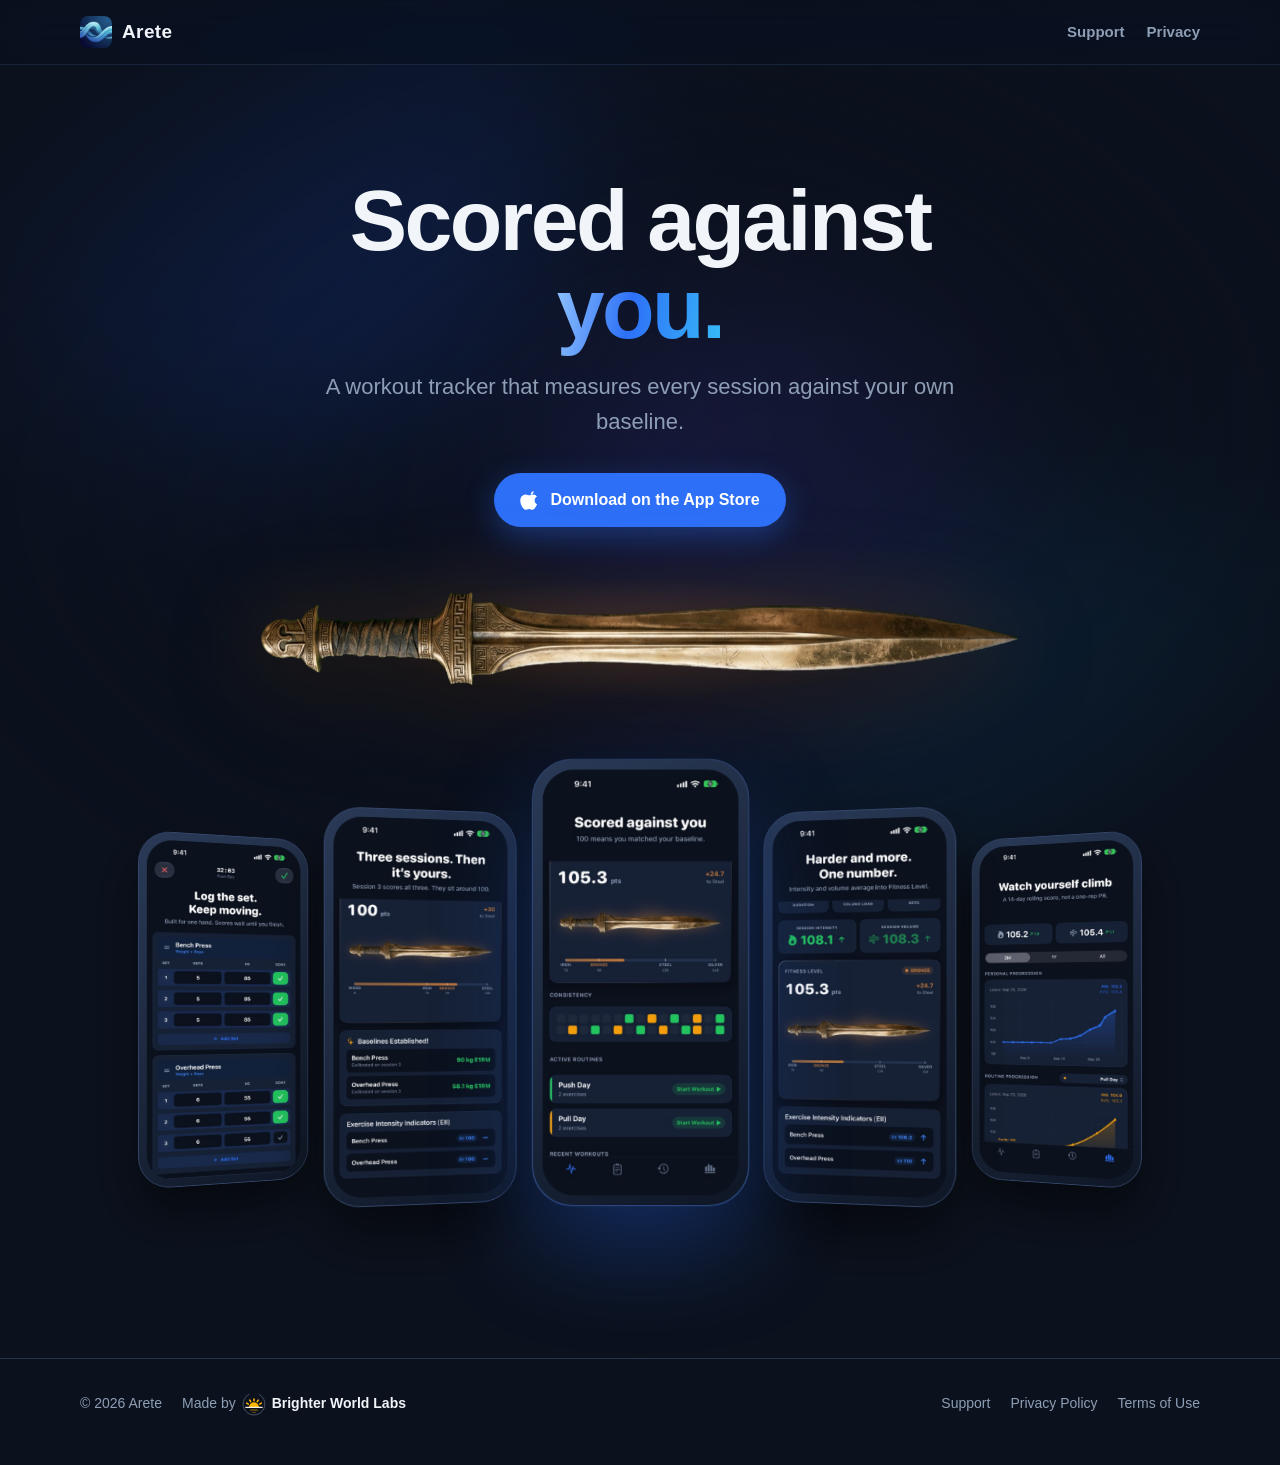
<file: index.html>
<!doctype html>
<html lang="en">
<head>
  <meta charset="utf-8">
  <meta name="viewport" content="width=device-width, initial-scale=1, viewport-fit=cover">
  <title>Arete: Workout Tracker</title>
  <meta name="description" content="A workout tracker that scores every session against your own baseline.">
  <meta name="theme-color" content="#0B111D">
  <meta name="apple-itunes-app" content="app-id=6811845817">
  <meta property="og:title" content="Arete: Workout Tracker">
  <meta property="og:description" content="Scored against you.">
  <meta property="og:image" content="01-promise.jpg">
  <meta property="og:type" content="website">
  <link rel="icon" type="image/png" href="favicon.png">
  <link rel="apple-touch-icon" href="apple-touch-icon.png">
  <link rel="stylesheet" href="style.css">
</head>
<body>
  <!-- Splash: the sword is forged left to right, then the name rises. Plays once per visit. -->
  <div class="splash" aria-hidden="true">
    <div class="splash-inner">
      <div class="splash-forge"><img class="splash-sword" src="bronze.png" alt=""></div>
      <div class="splash-word">ARETE</div>
    </div>
  </div>

  <div class="aurora" aria-hidden="true"><span></span><span></span><span></span></div>

  <header class="nav">
    <div class="wrap">
      <a class="brand" href="./"><img src="apple-touch-icon.png" alt="">Arete</a>
      <nav class="nav-links">
        <a href="support.html">Support</a>
        <a href="privacy.html">Privacy</a>
      </nav>
    </div>
  </header>

  <main>
    <section class="hero">
      <div class="wrap">
        <h1>Scored against<br><span class="grad">you.</span></h1>
        <p class="lead">A workout tracker that measures every session against your own baseline.</p>
        <div class="cta-row">
          <a class="btn" href="https://apps.apple.com/app/id6811845817">
            <svg viewBox="0 0 24 24" fill="currentColor" aria-hidden="true"><path d="M16.37 1.5c.1 1.03-.3 2.06-.9 2.8-.63.76-1.64 1.35-2.64 1.27-.12-1 .37-2.06.95-2.72.65-.75 1.75-1.32 2.59-1.35zM20.5 17.2c-.55 1.27-.82 1.84-1.53 2.96-.99 1.56-2.39 3.5-4.12 3.52-1.54.01-1.93-1-4.02-.99-2.08.01-2.51 1.01-4.05 1-1.73-.02-3.05-1.77-4.04-3.33C-.03 16.04-.32 11 1.44 8.33c1.25-1.9 3.22-3.01 5.07-3.01 1.89 0 3.08 1.04 4.64 1.04 1.52 0 2.44-1.04 4.62-1.04 1.65 0 3.4.9 4.64 2.45-4.08 2.24-3.42 8.07.09 9.43z"/></svg>
            Download on the App Store
          </a>
        </div>
        <div class="hero-sword">
          <img src="bronze.png" alt="">
        </div>
      </div>
    </section>

    <section id="screens" class="screens">
      <div class="gallery reveal">
        <div class="phone"><img src="02-logger.jpg" alt="Logging sets during a workout" decoding="async"></div>
        <div class="phone"><img src="03-baseline.jpg" alt="Baselines established after three sessions" decoding="async"></div>
        <div class="phone"><img src="01-promise.jpg" alt="Fitness Level card with the Bronze sword" decoding="async"></div>
        <div class="phone"><img src="04-one-number.jpg" alt="Session intensity and volume summary" decoding="async"></div>
        <div class="phone"><img src="05-climb.jpg" alt="Progress charts over time" decoding="async"></div>
      </div>
    </section>
  </main>

  <footer>
    <div class="wrap">
      <div class="footer-left">
        <span>© <span data-year>2026</span> Arete</span>
        <a class="maker" href="https://ir-idler.github.io/brighter-world-labs/">
          Made by
          <svg viewBox="0 0 200 200" aria-hidden="true">
            <g fill="none" stroke-linecap="round">
              <path d="M136.6 31.1 A78 78 0 1 1 63.4 31.1" stroke="#4A5268" stroke-width="7"/>
              <path d="M64 124 A36 36 0 0 1 136 124 Z" fill="#FFB800" stroke="none"/>
              <g stroke="#FFB800" stroke-width="11">
                <line x1="59.3" y1="100.5" x2="48.0" y2="94.0"/><line x1="76.5" y1="83.3" x2="70.0" y2="72.0"/>
                <line x1="100" y1="77" x2="100" y2="64"/>
                <line x1="123.5" y1="83.3" x2="130.0" y2="72.0"/><line x1="140.7" y1="100.5" x2="152.0" y2="94.0"/>
              </g>
              <line x1="42" y1="124" x2="158" y2="124" stroke="#F6EFE2" stroke-width="10"/>
              <line x1="76" y1="143" x2="124" y2="143" stroke="#FFB800" stroke-width="6" opacity=".7"/>
              <line x1="88" y1="160" x2="112" y2="160" stroke="#FFB800" stroke-width="6" opacity=".4"/>
            </g>
          </svg>
          <span>Brighter World Labs</span>
        </a>
      </div>
      <nav>
        <a href="support.html">Support</a>
        <a href="privacy.html">Privacy Policy</a>
        <a href="terms.html">Terms of Use</a>
      </nav>
    </div>
  </footer>

  <script src="main.js"></script>
</body>
</html>
</file>
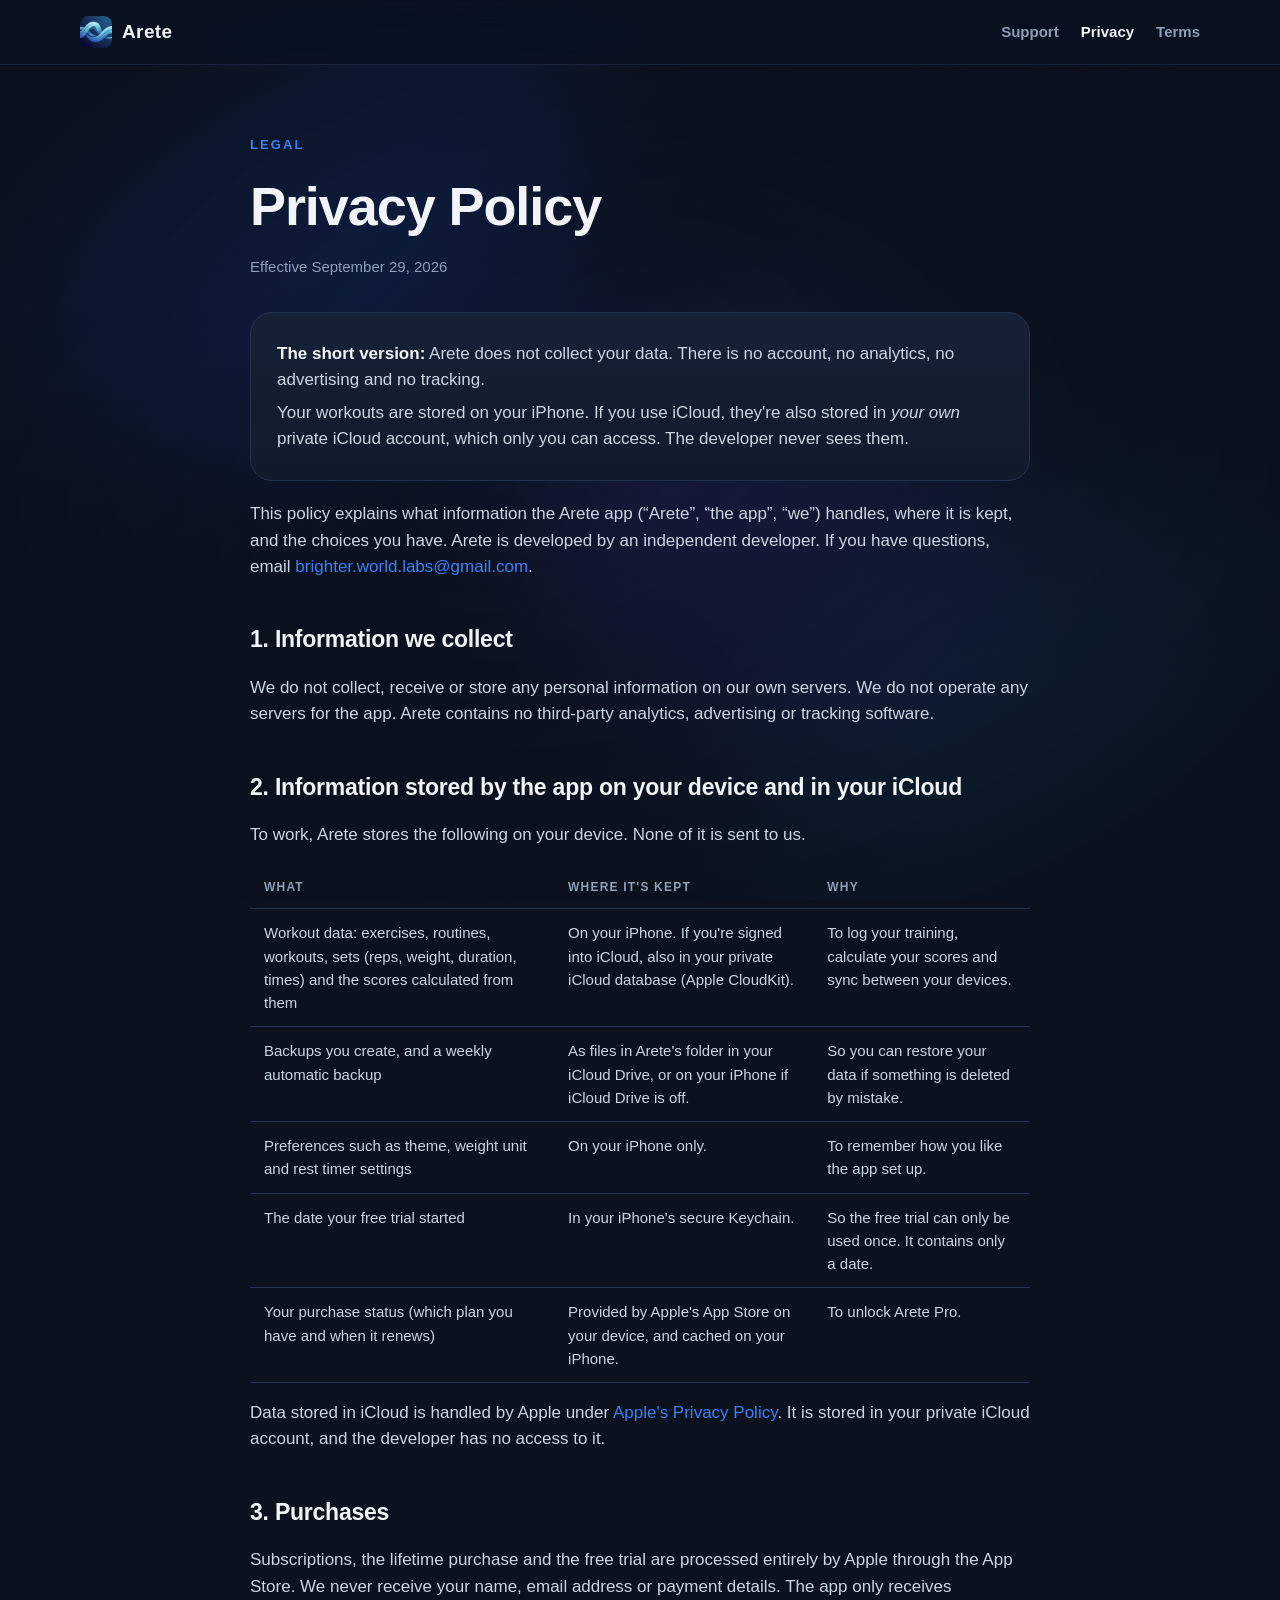
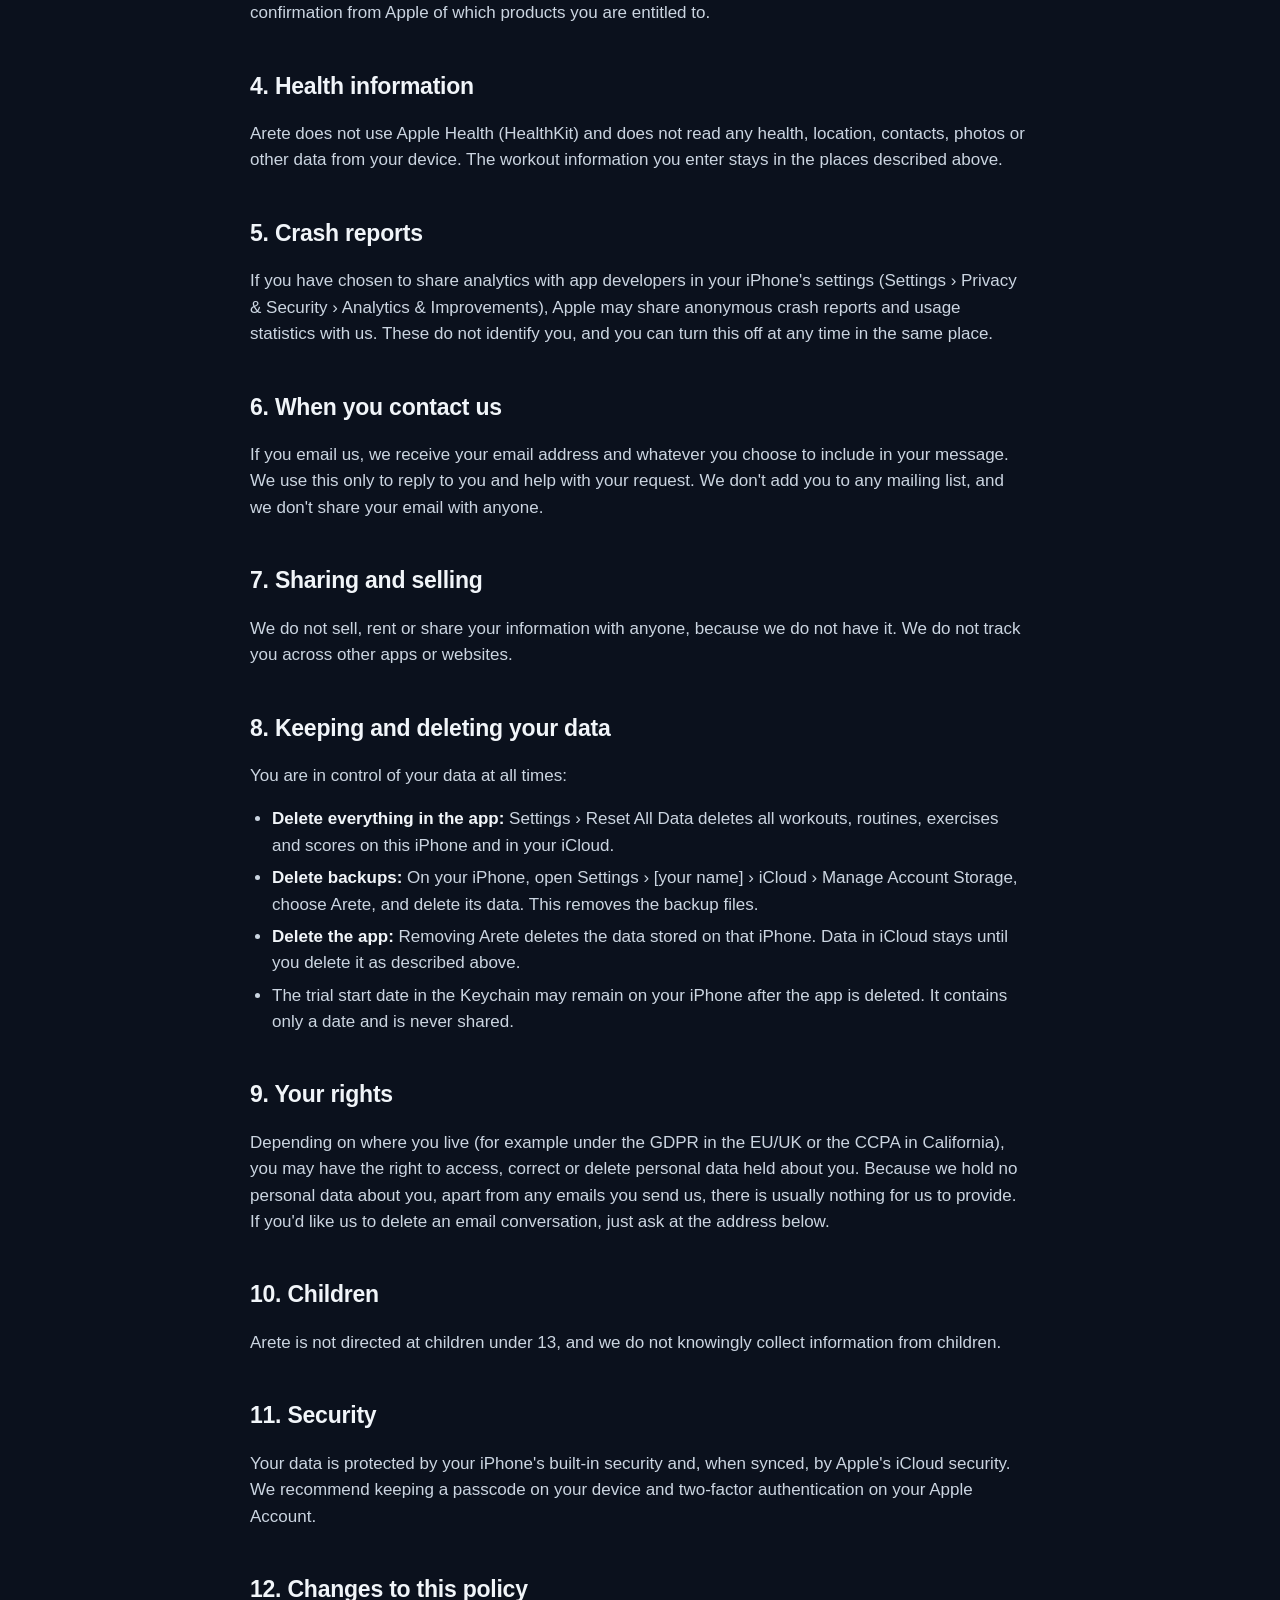
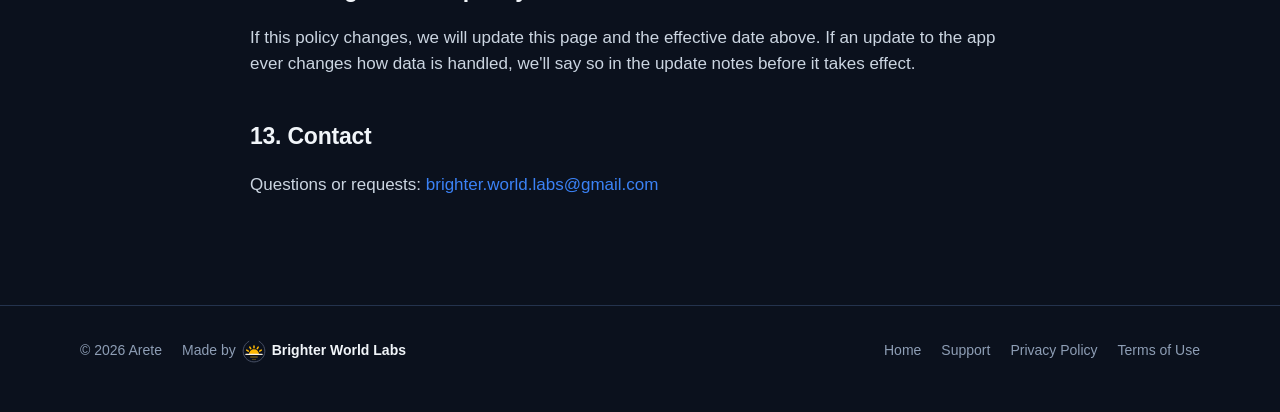
<file: privacy.html>
<!doctype html>
<html lang="en">
<head>
  <meta charset="utf-8">
  <meta name="viewport" content="width=device-width, initial-scale=1, viewport-fit=cover">
  <title>Privacy Policy · Arete</title>
  <meta name="description" content="Arete's privacy policy. Arete does not collect your data. Your workouts stay on your iPhone and in your own iCloud.">
  <meta name="theme-color" content="#0B111D">
  <link rel="icon" type="image/png" href="favicon.png">
  <link rel="apple-touch-icon" href="apple-touch-icon.png">
  <link rel="stylesheet" href="style.css">
</head>
<body>
  <div class="aurora" aria-hidden="true"><span></span><span></span><span></span></div>

  <header class="nav">
    <div class="wrap">
      <a class="brand" href="./"><img src="apple-touch-icon.png" alt="">Arete</a>
      <nav class="nav-links">
        <a href="support.html">Support</a>
        <a class="active" href="privacy.html">Privacy</a>
        <a href="terms.html">Terms</a>
      </nav>
    </div>
  </header>

  <main class="doc">
    <div class="wrap">
      <div class="kicker">Legal</div>
      <h1>Privacy Policy</h1>
      <div class="updated">Effective September 29, 2026</div>

      <div class="summary">
        <p><strong>The short version:</strong> Arete does not collect your data. There is no account, no analytics, no advertising and no tracking.</p>
        <p>Your workouts are stored on your iPhone. If you use iCloud, they're also stored in <em>your own</em> private iCloud account, which only you can access. The developer never sees them.</p>
      </div>

      <p>This policy explains what information the Arete app (“Arete”, “the app”, “we”) handles, where it is kept, and the choices you have. Arete is developed by an independent developer. If you have questions, email <a href="mailto:brighter.world.labs@gmail.com">brighter.world.labs@gmail.com</a>.</p>

      <h2>1. Information we collect</h2>
      <p>We do not collect, receive or store any personal information on our own servers. We do not operate any servers for the app. Arete contains no third-party analytics, advertising or tracking software.</p>

      <h2>2. Information stored by the app on your device and in your iCloud</h2>
      <p>To work, Arete stores the following on your device. None of it is sent to us.</p>
      <table>
        <thead>
          <tr><th>What</th><th>Where it's kept</th><th>Why</th></tr>
        </thead>
        <tbody>
          <tr>
            <td>Workout data: exercises, routines, workouts, sets (reps, weight, duration, times) and the scores calculated from them</td>
            <td>On your iPhone. If you're signed into iCloud, also in your private iCloud database (Apple CloudKit).</td>
            <td>To log your training, calculate your scores and sync between your devices.</td>
          </tr>
          <tr>
            <td>Backups you create, and a weekly automatic backup</td>
            <td>As files in Arete's folder in your iCloud Drive, or on your iPhone if iCloud Drive is off.</td>
            <td>So you can restore your data if something is deleted by mistake.</td>
          </tr>
          <tr>
            <td>Preferences such as theme, weight unit and rest timer settings</td>
            <td>On your iPhone only.</td>
            <td>To remember how you like the app set up.</td>
          </tr>
          <tr>
            <td>The date your free trial started</td>
            <td>In your iPhone's secure Keychain.</td>
            <td>So the free trial can only be used once. It contains only a date.</td>
          </tr>
          <tr>
            <td>Your purchase status (which plan you have and when it renews)</td>
            <td>Provided by Apple's App Store on your device, and cached on your iPhone.</td>
            <td>To unlock Arete Pro.</td>
          </tr>
        </tbody>
      </table>
      <p>Data stored in iCloud is handled by Apple under <a href="https://www.apple.com/legal/privacy/" rel="noopener">Apple's Privacy Policy</a>. It is stored in your private iCloud account, and the developer has no access to it.</p>

      <h2>3. Purchases</h2>
      <p>Subscriptions, the lifetime purchase and the free trial are processed entirely by Apple through the App Store. We never receive your name, email address or payment details. The app only receives confirmation from Apple of which products you are entitled to.</p>

      <h2>4. Health information</h2>
      <p>Arete does not use Apple Health (HealthKit) and does not read any health, location, contacts, photos or other data from your device. The workout information you enter stays in the places described above.</p>

      <h2>5. Crash reports</h2>
      <p>If you have chosen to share analytics with app developers in your iPhone's settings (Settings › Privacy &amp; Security › Analytics &amp; Improvements), Apple may share anonymous crash reports and usage statistics with us. These do not identify you, and you can turn this off at any time in the same place.</p>

      <h2>6. When you contact us</h2>
      <p>If you email us, we receive your email address and whatever you choose to include in your message. We use this only to reply to you and help with your request. We don't add you to any mailing list, and we don't share your email with anyone.</p>

      <h2>7. Sharing and selling</h2>
      <p>We do not sell, rent or share your information with anyone, because we do not have it. We do not track you across other apps or websites.</p>

      <h2>8. Keeping and deleting your data</h2>
      <p>You are in control of your data at all times:</p>
      <ul>
        <li><strong>Delete everything in the app:</strong> Settings › Reset All Data deletes all workouts, routines, exercises and scores on this iPhone and in your iCloud.</li>
        <li><strong>Delete backups:</strong> On your iPhone, open Settings › [your name] › iCloud › Manage Account Storage, choose Arete, and delete its data. This removes the backup files.</li>
        <li><strong>Delete the app:</strong> Removing Arete deletes the data stored on that iPhone. Data in iCloud stays until you delete it as described above.</li>
        <li>The trial start date in the Keychain may remain on your iPhone after the app is deleted. It contains only a date and is never shared.</li>
      </ul>

      <h2>9. Your rights</h2>
      <p>Depending on where you live (for example under the GDPR in the EU/UK or the CCPA in California), you may have the right to access, correct or delete personal data held about you. Because we hold no personal data about you, apart from any emails you send us, there is usually nothing for us to provide. If you'd like us to delete an email conversation, just ask at the address below.</p>

      <h2>10. Children</h2>
      <p>Arete is not directed at children under 13, and we do not knowingly collect information from children.</p>

      <h2>11. Security</h2>
      <p>Your data is protected by your iPhone's built-in security and, when synced, by Apple's iCloud security. We recommend keeping a passcode on your device and two-factor authentication on your Apple Account.</p>

      <h2>12. Changes to this policy</h2>
      <p>If this policy changes, we will update this page and the effective date above. If an update to the app ever changes how data is handled, we'll say so in the update notes before it takes effect.</p>

      <h2>13. Contact</h2>
      <p>Questions or requests: <a href="mailto:brighter.world.labs@gmail.com">brighter.world.labs@gmail.com</a></p>
    </div>
  </main>

  <footer>
    <div class="wrap">
      <div class="footer-left">
        <span>© <span data-year>2026</span> Arete</span>
        <a class="maker" href="https://ir-idler.github.io/brighter-world-labs/">
          Made by
          <svg viewBox="0 0 200 200" aria-hidden="true">
            <g fill="none" stroke-linecap="round">
              <path d="M136.6 31.1 A78 78 0 1 1 63.4 31.1" stroke="#4A5268" stroke-width="7"/>
              <path d="M64 124 A36 36 0 0 1 136 124 Z" fill="#FFB800" stroke="none"/>
              <g stroke="#FFB800" stroke-width="11">
                <line x1="59.3" y1="100.5" x2="48.0" y2="94.0"/><line x1="76.5" y1="83.3" x2="70.0" y2="72.0"/>
                <line x1="100" y1="77" x2="100" y2="64"/>
                <line x1="123.5" y1="83.3" x2="130.0" y2="72.0"/><line x1="140.7" y1="100.5" x2="152.0" y2="94.0"/>
              </g>
              <line x1="42" y1="124" x2="158" y2="124" stroke="#F6EFE2" stroke-width="10"/>
              <line x1="76" y1="143" x2="124" y2="143" stroke="#FFB800" stroke-width="6" opacity=".7"/>
              <line x1="88" y1="160" x2="112" y2="160" stroke="#FFB800" stroke-width="6" opacity=".4"/>
            </g>
          </svg>
          <span>Brighter World Labs</span>
        </a>
      </div>
      <nav>
        <a href="./">Home</a>
        <a href="support.html">Support</a>
        <a href="privacy.html">Privacy Policy</a>
        <a href="terms.html">Terms of Use</a>
      </nav>
    </div>
  </footer>
  <script src="main.js"></script>
</body>
</html>
</file>
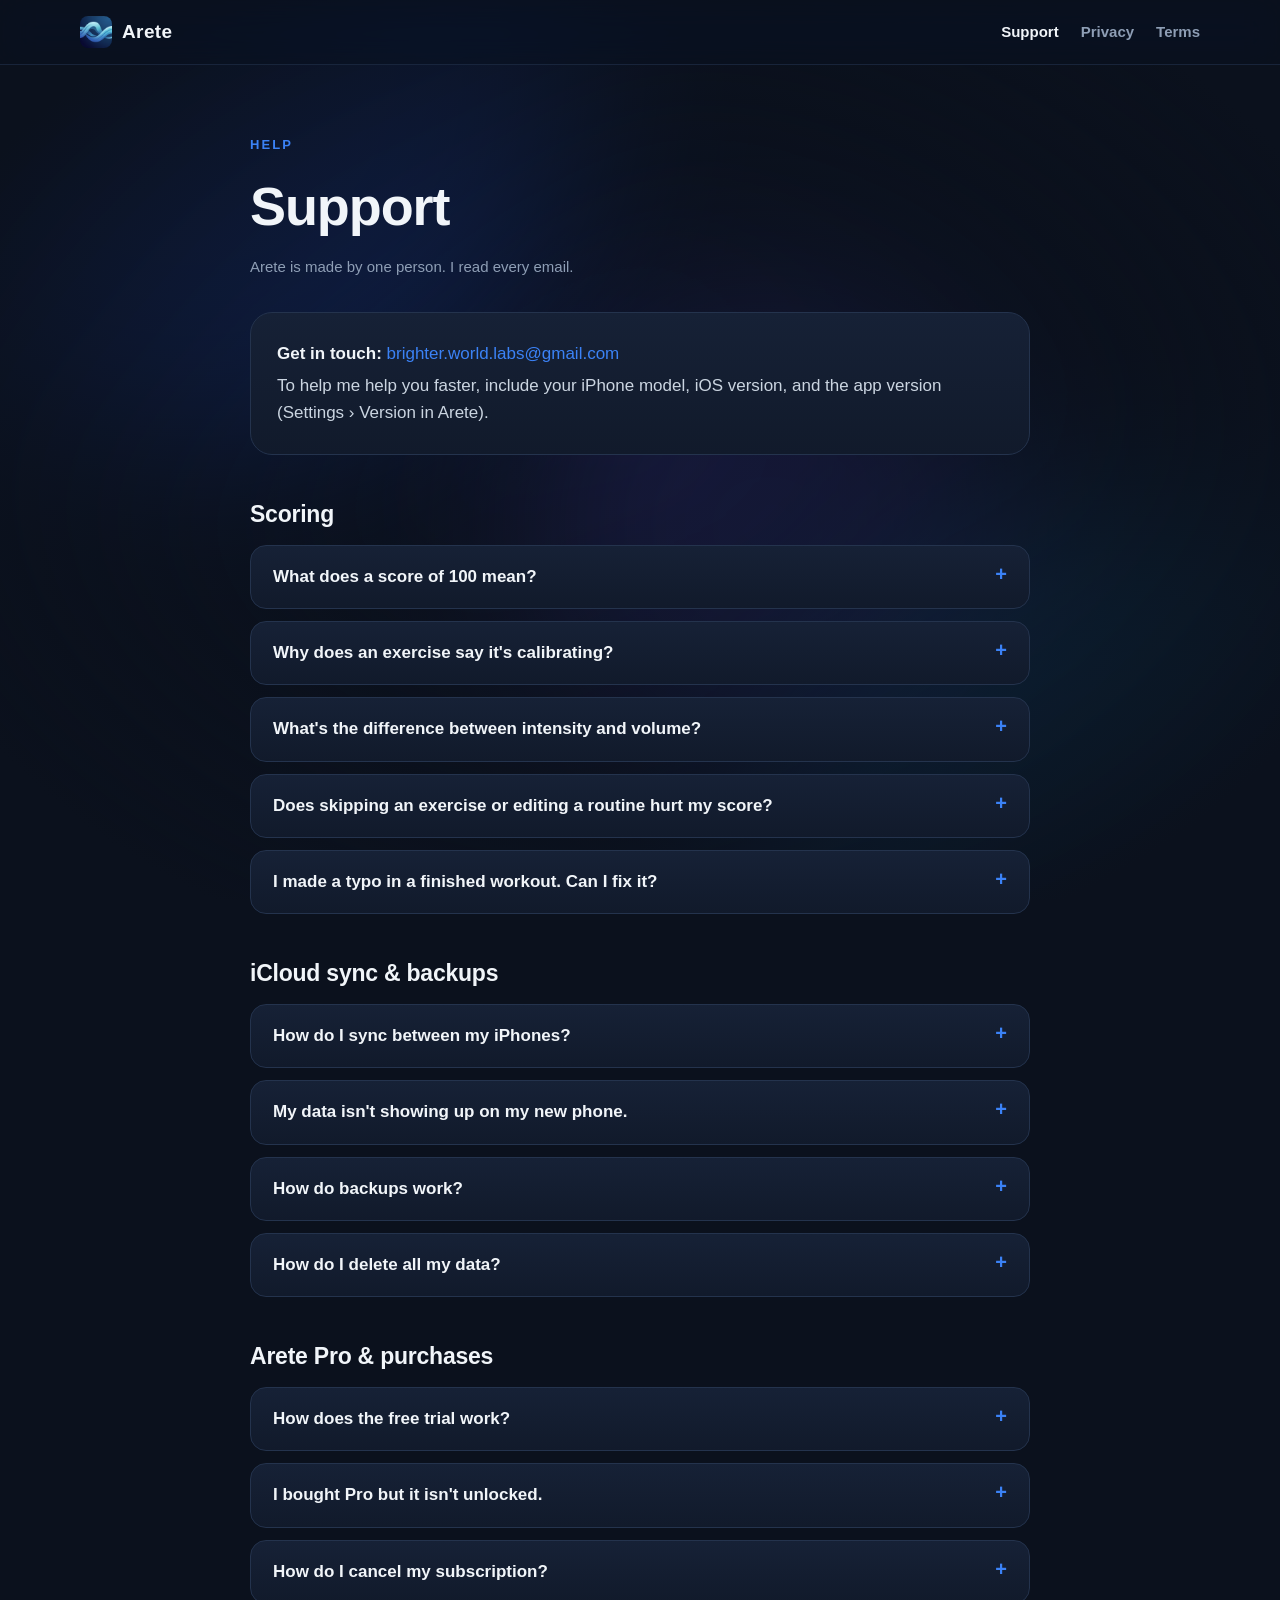
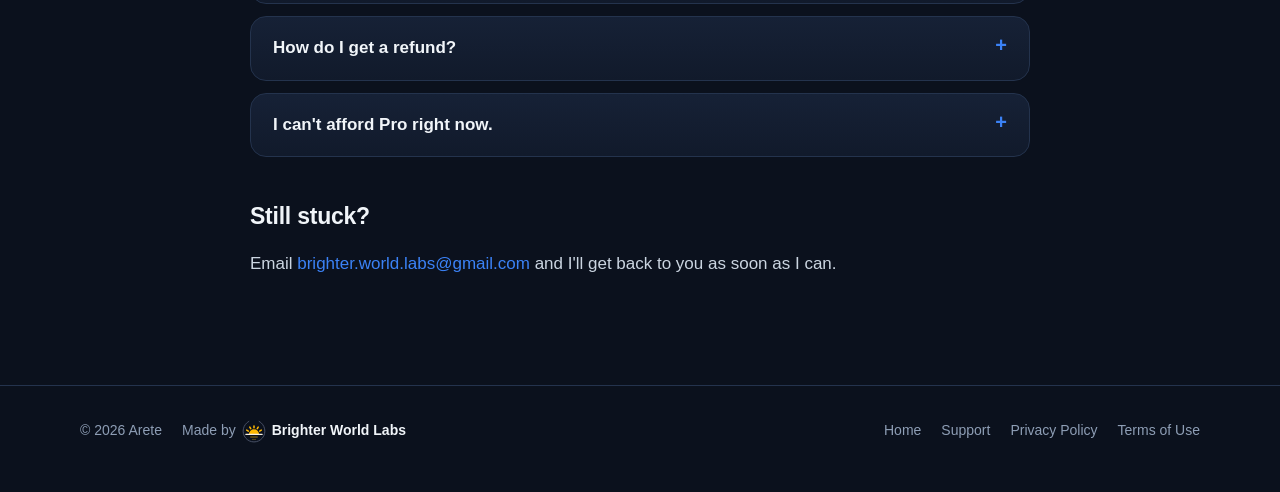
<file: support.html>
<!doctype html>
<html lang="en">
<head>
  <meta charset="utf-8">
  <meta name="viewport" content="width=device-width, initial-scale=1, viewport-fit=cover">
  <title>Support · Arete</title>
  <meta name="description" content="Help with Arete: scoring, iCloud sync, backups, purchases and more.">
  <meta name="theme-color" content="#0B111D">
  <link rel="icon" type="image/png" href="favicon.png">
  <link rel="apple-touch-icon" href="apple-touch-icon.png">
  <link rel="stylesheet" href="style.css">
</head>
<body>
  <div class="aurora" aria-hidden="true"><span></span><span></span><span></span></div>

  <header class="nav">
    <div class="wrap">
      <a class="brand" href="./"><img src="apple-touch-icon.png" alt="">Arete</a>
      <nav class="nav-links">
        <a class="active" href="support.html">Support</a>
        <a href="privacy.html">Privacy</a>
        <a href="terms.html">Terms</a>
      </nav>
    </div>
  </header>

  <main class="doc">
    <div class="wrap">
      <div class="kicker">Help</div>
      <h1>Support</h1>
      <div class="updated">Arete is made by one person. I read every email.</div>

      <div class="summary">
        <p><strong>Get in touch:</strong> <a href="mailto:brighter.world.labs@gmail.com?subject=Arete%20Support">brighter.world.labs@gmail.com</a></p>
        <p>To help me help you faster, include your iPhone model, iOS version, and the app version (Settings › Version in Arete).</p>
      </div>

      <h2>Scoring</h2>
      <details class="faq">
        <summary>What does a score of 100 mean?</summary>
        <p>100 means you matched your own baseline. 110 means you did 10% better than your baseline, 95 means 5% below. Every score in Arete is measured against you, never against other people.</p>
      </details>
      <details class="faq">
        <summary>Why does an exercise say it's calibrating?</summary>
        <p>Each exercise needs three sessions to set its baseline. On the third session the baseline is fixed, and all three sessions are scored at once. Until then the exercise shows an hourglass.</p>
      </details>
      <details class="faq">
        <summary>What's the difference between intensity and volume?</summary>
        <p>Intensity is how hard your best set was: your estimated one-rep max, your reps, or your time. Volume is how much work you did in total. Your Fitness Level is the average of your 14-day intensity and volume scores.</p>
      </details>
      <details class="faq">
        <summary>Does skipping an exercise or editing a routine hurt my score?</summary>
        <p>No. A skipped exercise simply isn't counted. Adding, removing, reordering or renaming exercises in a routine never changes your scores.</p>
      </details>
      <details class="faq">
        <summary>I made a typo in a finished workout. Can I fix it?</summary>
        <p>Yes. Open the workout in History and edit the set. Scores are recalculated automatically. You can also delete a workout, which recalculates everything after it.</p>
      </details>

      <h2>iCloud sync &amp; backups</h2>
      <details class="faq">
        <summary>How do I sync between my iPhones?</summary>
        <p>Sign into the same Apple Account on both phones with iCloud turned on, then open Arete on both. Sync runs through your private iCloud. It can take a few minutes, especially the first time or on cellular data. Keep the app open on both phones for a moment after a change.</p>
      </details>
      <details class="faq">
        <summary>My data isn't showing up on my new phone.</summary>
        <p>Check that iCloud is on for your Apple Account and that Arete is allowed to use cellular data (Settings › Arete). Open Arete and give it a few minutes on Wi-Fi. In Arete's Settings, the iCloud section shows the latest sync status.</p>
      </details>
      <details class="faq">
        <summary>How do backups work?</summary>
        <p>In Settings › Backups you have two manual backup slots and one automatic weekly backup, stored in your iCloud Drive. Resetting all data also saves a backup first if you choose. Restoring a backup replaces everything currently in the app with that backup.</p>
      </details>
      <details class="faq">
        <summary>How do I delete all my data?</summary>
        <p>In Arete, go to Settings › Reset All Data. This deletes your workouts, routines and scores on this iPhone and in iCloud. See the <a href="privacy.html">Privacy Policy</a> for how to remove backup files too.</p>
      </details>

      <h2>Arete Pro &amp; purchases</h2>
      <details class="faq">
        <summary>How does the free trial work?</summary>
        <p>The 30-day trial is free and doesn't renew into a paid plan. The 30 days start with your first workout after you start the trial. When it ends, Pro stays unlocked until you finish your next workout.</p>
      </details>
      <details class="faq">
        <summary>I bought Pro but it isn't unlocked.</summary>
        <p>Open Settings in Arete and tap Restore Purchases, making sure you're signed into the same Apple Account you bought it with. If it still doesn't unlock, email me and I'll sort it out.</p>
      </details>
      <details class="faq">
        <summary>How do I cancel my subscription?</summary>
        <p>On your iPhone, open Settings › [your name] › Subscriptions, choose Arete, and tap Cancel. You keep Pro until the end of the period you've paid for.</p>
      </details>
      <details class="faq">
        <summary>How do I get a refund?</summary>
        <p>Purchases are handled by Apple, so refunds are requested through Apple at <a href="https://reportaproblem.apple.com" rel="noopener">reportaproblem.apple.com</a>.</p>
      </details>
      <details class="faq">
        <summary>I can't afford Pro right now.</summary>
        <p>That's completely okay. Email me and I'll send you a code for a 3-month trial.</p>
      </details>

      <h2>Still stuck?</h2>
      <p>Email <a href="mailto:brighter.world.labs@gmail.com?subject=Arete%20Support">brighter.world.labs@gmail.com</a> and I'll get back to you as soon as I can.</p>
    </div>
  </main>

  <footer>
    <div class="wrap">
      <div class="footer-left">
        <span>© <span data-year>2026</span> Arete</span>
        <a class="maker" href="https://ir-idler.github.io/brighter-world-labs/">
          Made by
          <svg viewBox="0 0 200 200" aria-hidden="true">
            <g fill="none" stroke-linecap="round">
              <path d="M136.6 31.1 A78 78 0 1 1 63.4 31.1" stroke="#4A5268" stroke-width="7"/>
              <path d="M64 124 A36 36 0 0 1 136 124 Z" fill="#FFB800" stroke="none"/>
              <g stroke="#FFB800" stroke-width="11">
                <line x1="59.3" y1="100.5" x2="48.0" y2="94.0"/><line x1="76.5" y1="83.3" x2="70.0" y2="72.0"/>
                <line x1="100" y1="77" x2="100" y2="64"/>
                <line x1="123.5" y1="83.3" x2="130.0" y2="72.0"/><line x1="140.7" y1="100.5" x2="152.0" y2="94.0"/>
              </g>
              <line x1="42" y1="124" x2="158" y2="124" stroke="#F6EFE2" stroke-width="10"/>
              <line x1="76" y1="143" x2="124" y2="143" stroke="#FFB800" stroke-width="6" opacity=".7"/>
              <line x1="88" y1="160" x2="112" y2="160" stroke="#FFB800" stroke-width="6" opacity=".4"/>
            </g>
          </svg>
          <span>Brighter World Labs</span>
        </a>
      </div>
      <nav>
        <a href="./">Home</a>
        <a href="support.html">Support</a>
        <a href="privacy.html">Privacy Policy</a>
        <a href="terms.html">Terms of Use</a>
      </nav>
    </div>
  </footer>
  <script src="main.js"></script>
</body>
</html>
</file>
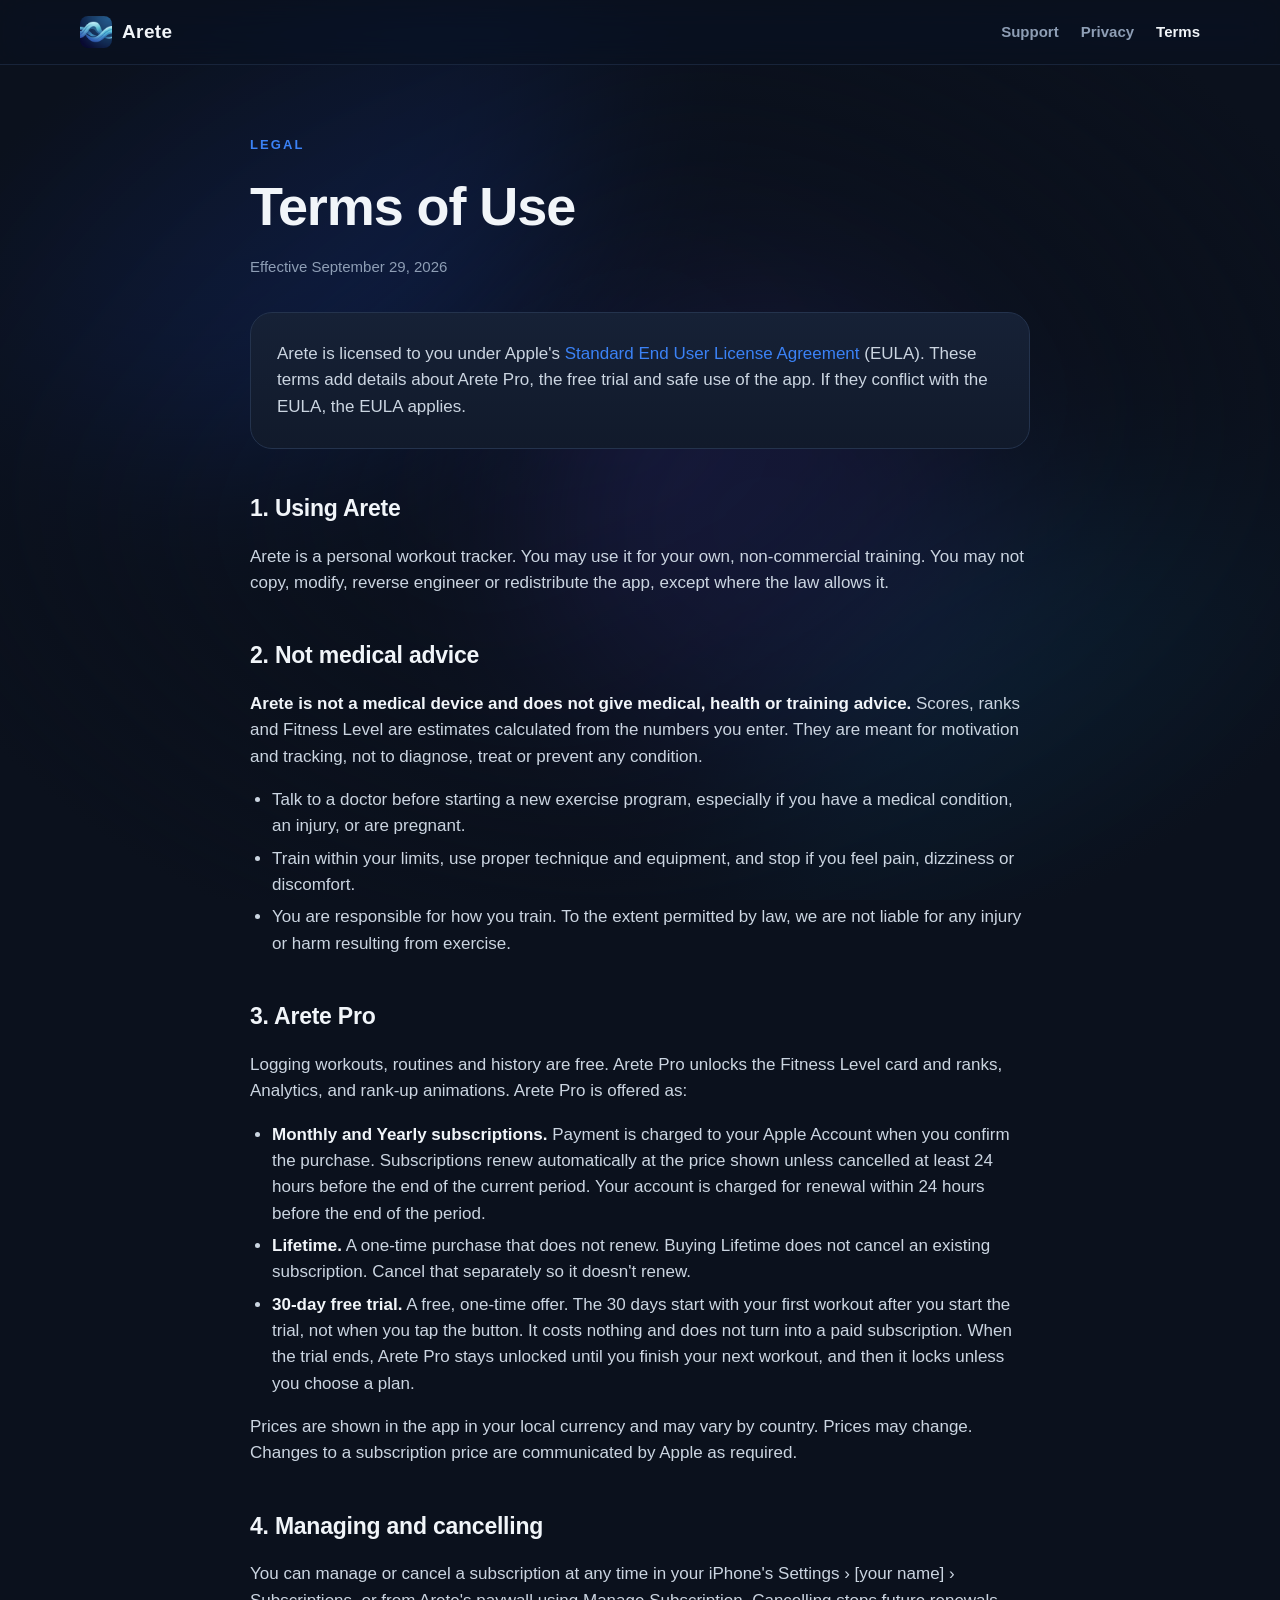
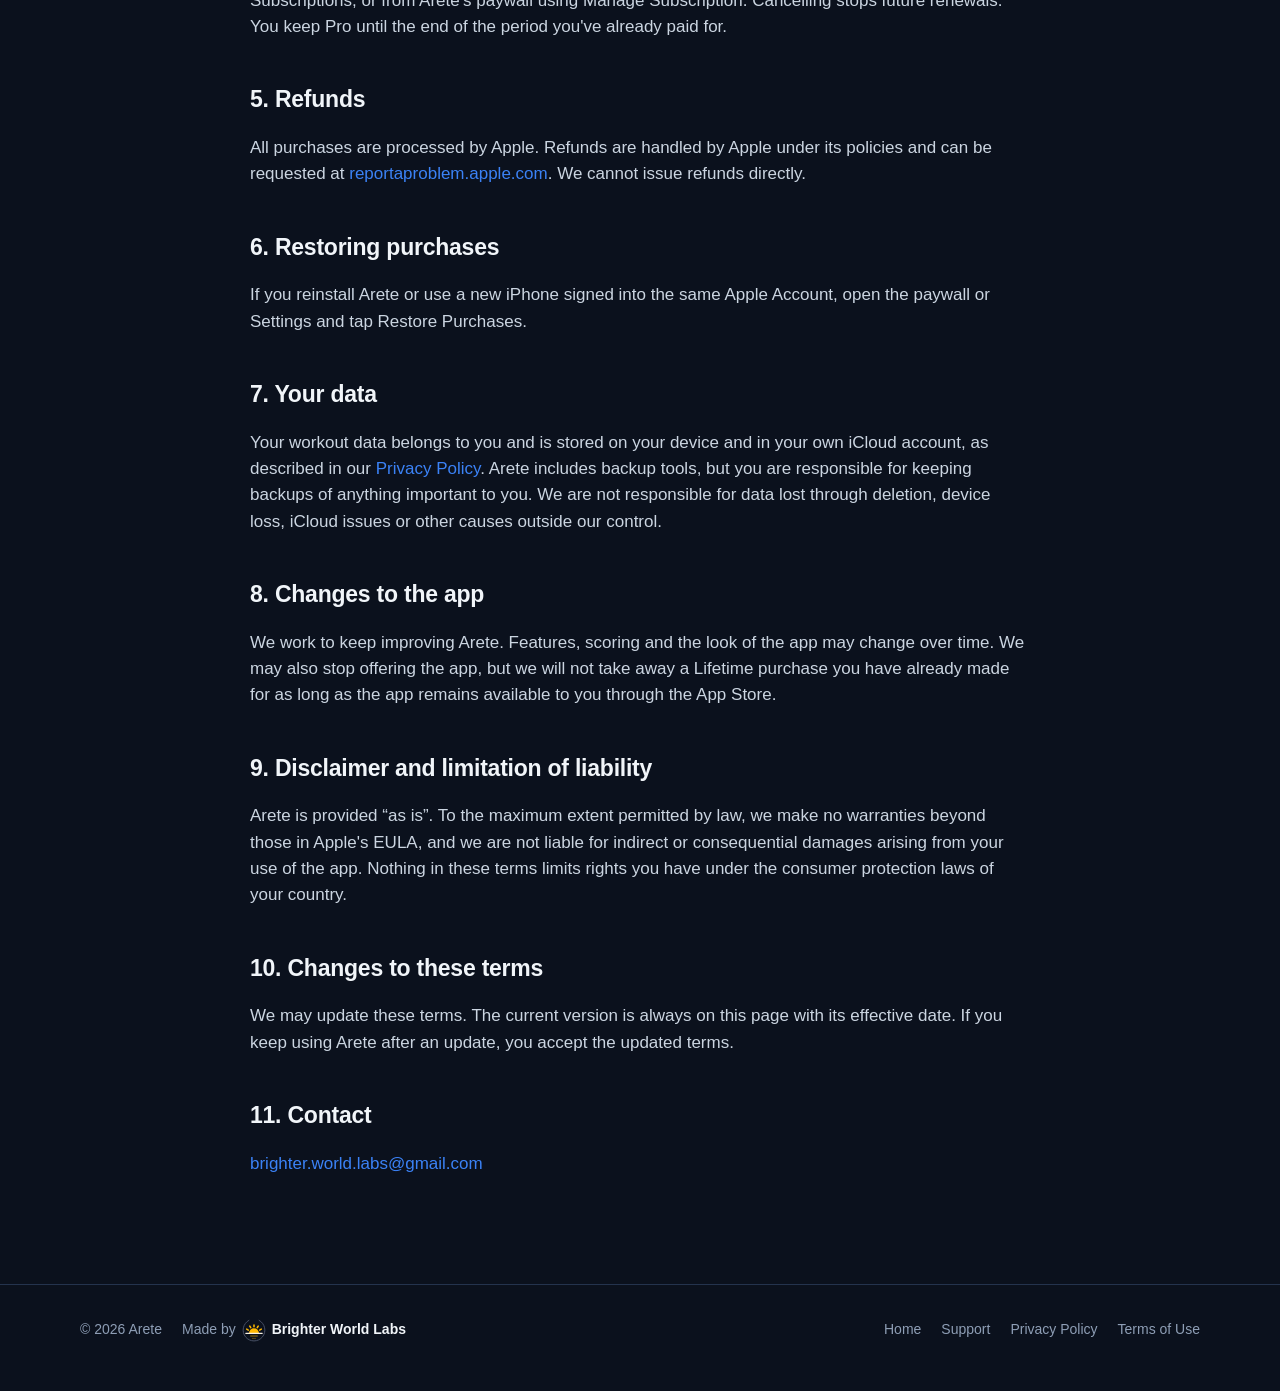
<file: terms.html>
<!doctype html>
<html lang="en">
<head>
  <meta charset="utf-8">
  <meta name="viewport" content="width=device-width, initial-scale=1, viewport-fit=cover">
  <title>Terms of Use · Arete</title>
  <meta name="description" content="Terms of Use for the Arete workout tracker, including subscriptions and the free trial.">
  <meta name="theme-color" content="#0B111D">
  <link rel="icon" type="image/png" href="favicon.png">
  <link rel="apple-touch-icon" href="apple-touch-icon.png">
  <link rel="stylesheet" href="style.css">
</head>
<body>
  <div class="aurora" aria-hidden="true"><span></span><span></span><span></span></div>

  <header class="nav">
    <div class="wrap">
      <a class="brand" href="./"><img src="apple-touch-icon.png" alt="">Arete</a>
      <nav class="nav-links">
        <a href="support.html">Support</a>
        <a href="privacy.html">Privacy</a>
        <a class="active" href="terms.html">Terms</a>
      </nav>
    </div>
  </header>

  <main class="doc">
    <div class="wrap">
      <div class="kicker">Legal</div>
      <h1>Terms of Use</h1>
      <div class="updated">Effective September 29, 2026</div>

      <div class="summary">
        <p>Arete is licensed to you under Apple's <a href="https://www.apple.com/legal/internet-services/itunes/dev/stdeula/" rel="noopener">Standard End User License Agreement</a> (EULA). These terms add details about Arete Pro, the free trial and safe use of the app. If they conflict with the EULA, the EULA applies.</p>
      </div>

      <h2>1. Using Arete</h2>
      <p>Arete is a personal workout tracker. You may use it for your own, non-commercial training. You may not copy, modify, reverse engineer or redistribute the app, except where the law allows it.</p>

      <h2>2. Not medical advice</h2>
      <p><strong>Arete is not a medical device and does not give medical, health or training advice.</strong> Scores, ranks and Fitness Level are estimates calculated from the numbers you enter. They are meant for motivation and tracking, not to diagnose, treat or prevent any condition.</p>
      <ul>
        <li>Talk to a doctor before starting a new exercise program, especially if you have a medical condition, an injury, or are pregnant.</li>
        <li>Train within your limits, use proper technique and equipment, and stop if you feel pain, dizziness or discomfort.</li>
        <li>You are responsible for how you train. To the extent permitted by law, we are not liable for any injury or harm resulting from exercise.</li>
      </ul>

      <h2>3. Arete Pro</h2>
      <p>Logging workouts, routines and history are free. Arete Pro unlocks the Fitness Level card and ranks, Analytics, and rank-up animations. Arete Pro is offered as:</p>
      <ul>
        <li><strong>Monthly and Yearly subscriptions.</strong> Payment is charged to your Apple Account when you confirm the purchase. Subscriptions renew automatically at the price shown unless cancelled at least 24 hours before the end of the current period. Your account is charged for renewal within 24 hours before the end of the period.</li>
        <li><strong>Lifetime.</strong> A one-time purchase that does not renew. Buying Lifetime does not cancel an existing subscription. Cancel that separately so it doesn't renew.</li>
        <li><strong>30-day free trial.</strong> A free, one-time offer. The 30 days start with your first workout after you start the trial, not when you tap the button. It costs nothing and does not turn into a paid subscription. When the trial ends, Arete Pro stays unlocked until you finish your next workout, and then it locks unless you choose a plan.</li>
      </ul>
      <p>Prices are shown in the app in your local currency and may vary by country. Prices may change. Changes to a subscription price are communicated by Apple as required.</p>

      <h2>4. Managing and cancelling</h2>
      <p>You can manage or cancel a subscription at any time in your iPhone's Settings › [your name] › Subscriptions, or from Arete's paywall using Manage Subscription. Cancelling stops future renewals. You keep Pro until the end of the period you've already paid for.</p>

      <h2>5. Refunds</h2>
      <p>All purchases are processed by Apple. Refunds are handled by Apple under its policies and can be requested at <a href="https://reportaproblem.apple.com" rel="noopener">reportaproblem.apple.com</a>. We cannot issue refunds directly.</p>

      <h2>6. Restoring purchases</h2>
      <p>If you reinstall Arete or use a new iPhone signed into the same Apple Account, open the paywall or Settings and tap Restore Purchases.</p>

      <h2>7. Your data</h2>
      <p>Your workout data belongs to you and is stored on your device and in your own iCloud account, as described in our <a href="privacy.html">Privacy Policy</a>. Arete includes backup tools, but you are responsible for keeping backups of anything important to you. We are not responsible for data lost through deletion, device loss, iCloud issues or other causes outside our control.</p>

      <h2>8. Changes to the app</h2>
      <p>We work to keep improving Arete. Features, scoring and the look of the app may change over time. We may also stop offering the app, but we will not take away a Lifetime purchase you have already made for as long as the app remains available to you through the App Store.</p>

      <h2>9. Disclaimer and limitation of liability</h2>
      <p>Arete is provided “as is”. To the maximum extent permitted by law, we make no warranties beyond those in Apple's EULA, and we are not liable for indirect or consequential damages arising from your use of the app. Nothing in these terms limits rights you have under the consumer protection laws of your country.</p>

      <h2>10. Changes to these terms</h2>
      <p>We may update these terms. The current version is always on this page with its effective date. If you keep using Arete after an update, you accept the updated terms.</p>

      <h2>11. Contact</h2>
      <p><a href="mailto:brighter.world.labs@gmail.com">brighter.world.labs@gmail.com</a></p>
    </div>
  </main>

  <footer>
    <div class="wrap">
      <div class="footer-left">
        <span>© <span data-year>2026</span> Arete</span>
        <a class="maker" href="https://ir-idler.github.io/brighter-world-labs/">
          Made by
          <svg viewBox="0 0 200 200" aria-hidden="true">
            <g fill="none" stroke-linecap="round">
              <path d="M136.6 31.1 A78 78 0 1 1 63.4 31.1" stroke="#4A5268" stroke-width="7"/>
              <path d="M64 124 A36 36 0 0 1 136 124 Z" fill="#FFB800" stroke="none"/>
              <g stroke="#FFB800" stroke-width="11">
                <line x1="59.3" y1="100.5" x2="48.0" y2="94.0"/><line x1="76.5" y1="83.3" x2="70.0" y2="72.0"/>
                <line x1="100" y1="77" x2="100" y2="64"/>
                <line x1="123.5" y1="83.3" x2="130.0" y2="72.0"/><line x1="140.7" y1="100.5" x2="152.0" y2="94.0"/>
              </g>
              <line x1="42" y1="124" x2="158" y2="124" stroke="#F6EFE2" stroke-width="10"/>
              <line x1="76" y1="143" x2="124" y2="143" stroke="#FFB800" stroke-width="6" opacity=".7"/>
              <line x1="88" y1="160" x2="112" y2="160" stroke="#FFB800" stroke-width="6" opacity=".4"/>
            </g>
          </svg>
          <span>Brighter World Labs</span>
        </a>
      </div>
      <nav>
        <a href="./">Home</a>
        <a href="support.html">Support</a>
        <a href="privacy.html">Privacy Policy</a>
        <a href="terms.html">Terms of Use</a>
      </nav>
    </div>
  </footer>
  <script src="main.js"></script>
</body>
</html>
</file>
<file: style.css>
/* Arete website. Colors mirror Theme.swift in the app. */
:root {
  --bg: #0B111D;
  --card: #162136;
  --card-2: #111A2B;
  --border: #24334D;
  --muted: #8E9EB5;
  --text: #F1F5F9;
  --tint: #2D70F7;
  --tint-soft: #3B82F6;
  --positive: #22C55E;
  --warning: #F59E0B;
  --bronze: #C47A3A;
  --mythic: #38BDF8;
  --radius: 22px;
  --max: 1120px;
  --font: -apple-system, BlinkMacSystemFont, "SF Pro Display", "SF Pro Text", "Inter", "Segoe UI", Roboto, Helvetica, Arial, sans-serif;
  --mono: "SF Mono", ui-monospace, Menlo, Consolas, monospace;
}

* { box-sizing: border-box; }

html { scroll-behavior: smooth; }

body {
  margin: 0;
  background: var(--bg);
  color: var(--text);
  font-family: var(--font);
  font-size: 17px;
  line-height: 1.55;
  -webkit-font-smoothing: antialiased;
  overflow-x: hidden;
}

img { max-width: 100%; display: block; }

a { color: var(--tint-soft); text-decoration: none; }
a:hover { text-decoration: underline; }

.wrap { width: min(var(--max), calc(100% - 40px)); margin: 0 auto; }

/* ---------- Animated background (like AnimatedBackgroundView) ---------- */
.aurora {
  position: fixed;
  inset: 0;
  z-index: -1;
  overflow: hidden;
  pointer-events: none;
}
.aurora span {
  position: absolute;
  width: 60vmax;
  height: 60vmax;
  border-radius: 50%;
  filter: blur(90px);
  opacity: 0.35;
  animation: drift 26s ease-in-out infinite alternate;
}
.aurora span:nth-child(1) { background: #1D4ED8; top: -25vmax; left: -15vmax; }
.aurora span:nth-child(2) { background: #0EA5E9; bottom: -30vmax; right: -20vmax; animation-duration: 32s; opacity: 0.22; }
.aurora span:nth-child(3) { background: #312E81; top: 30%; left: 40%; width: 40vmax; height: 40vmax; animation-duration: 38s; opacity: 0.3; }
.aurora::after {
  content: "";
  position: absolute;
  inset: 0;
  background: radial-gradient(ellipse at center, transparent 0%, var(--bg) 85%);
}
@keyframes drift {
  0%   { transform: translate(0, 0) scale(1); }
  50%  { transform: translate(8vmax, 6vmax) scale(1.1); }
  100% { transform: translate(-6vmax, 10vmax) scale(0.95); }
}

/* ---------- Nav ---------- */
.nav {
  position: sticky;
  top: 0;
  z-index: 10;
  backdrop-filter: saturate(160%) blur(18px);
  -webkit-backdrop-filter: saturate(160%) blur(18px);
  background: rgba(11, 17, 29, 0.6);
  border-bottom: 1px solid rgba(36, 51, 77, 0.6);
}
.nav .wrap {
  display: flex;
  align-items: center;
  justify-content: space-between;
  height: 64px;
}
.brand {
  display: flex;
  align-items: center;
  gap: 10px;
  color: var(--text);
  font-weight: 800;
  font-size: 19px;
  letter-spacing: 0.02em;
}
.brand:hover { text-decoration: none; }
.brand img { width: 32px; height: 32px; border-radius: 8px; }
.nav-links { display: flex; gap: 22px; font-size: 15px; font-weight: 600; }
.nav-links a { color: var(--muted); }
.nav-links a:hover, .nav-links a.active { color: var(--text); text-decoration: none; }

/* ---------- Splash ---------- */
.splash {
  position: fixed;
  inset: 0;
  z-index: 100;
  display: grid;
  place-items: center;
  background: var(--bg);
  transition: opacity 0.7s ease, visibility 0.7s ease;
}
.splash.hide { opacity: 0; visibility: hidden; }
.splash-inner { display: grid; place-items: center; gap: 18px; }
/* The glow sits on the wrapper, outside the clip, so it is drawn around the revealed
   part of the sword instead of being cut off at the image's top and bottom edges. */
.splash-forge { filter: drop-shadow(0 0 30px rgba(196, 122, 58, 0.45)); }
.splash-sword {
  width: min(520px, 80vw);
  clip-path: inset(0 100% 0 0);
  animation: forge 1.1s cubic-bezier(.7, 0, .2, 1) 0.15s forwards;
}
.splash-word {
  font-size: clamp(34px, 7vw, 64px);
  font-weight: 900;
  letter-spacing: 0.42em;
  margin-right: -0.42em;
  opacity: 0;
  animation: rise 0.8s ease 0.9s forwards;
}
@keyframes forge { to { clip-path: inset(0 0 0 0); } }
@keyframes rise {
  from { opacity: 0; transform: translateY(12px); letter-spacing: 0.6em; }
  to   { opacity: 1; transform: none; }
}

/* ---------- Hero ---------- */
.hero { padding: 90px 0 40px; text-align: center; }
.hero h1 {
  font-size: clamp(42px, 7.5vw, 86px);
  line-height: 1.02;
  font-weight: 900;
  letter-spacing: -0.03em;
  margin: 22px 0 18px;
}
.hero h1 .grad {
  background: linear-gradient(100deg, #93C5FD, var(--tint) 45%, var(--mythic));
  -webkit-background-clip: text;
  background-clip: text;
  color: transparent;
}
.hero p.lead { font-size: clamp(18px, 2.2vw, 22px); color: var(--muted); max-width: 640px; margin: 0 auto; }
.cta-row { display: flex; gap: 14px; justify-content: center; flex-wrap: wrap; margin-top: 34px; }

.btn {
  display: inline-flex;
  align-items: center;
  gap: 10px;
  padding: 15px 26px;
  border-radius: 999px;
  font-weight: 800;
  font-size: 16px;
  color: #fff;
  background: var(--tint);
  box-shadow: 0 10px 30px rgba(45, 112, 247, 0.35);
  transition: transform 0.2s ease, box-shadow 0.2s ease;
}
.btn:hover { text-decoration: none; transform: translateY(-2px); box-shadow: 0 16px 40px rgba(45, 112, 247, 0.45); }
.btn.ghost { background: rgba(22, 33, 54, 0.7); border: 1px solid var(--border); box-shadow: none; }
.btn svg { width: 20px; height: 20px; }

/* Hero sword */
.hero-sword { position: relative; margin: 64px auto 0; width: min(760px, 92%); }
.hero-sword img {
  width: 100%;
  animation: float 6s ease-in-out infinite;
  filter: drop-shadow(0 20px 40px rgba(0, 0, 0, 0.6)) drop-shadow(0 0 40px rgba(196, 122, 58, 0.25));
}
.hero-sword::before {
  content: "";
  position: absolute;
  inset: -20% 10%;
  background: radial-gradient(ellipse at center, rgba(196, 122, 58, 0.28), transparent 65%);
  z-index: -1;
}
@keyframes float {
  0%, 100% { transform: translateY(0) rotate(-1.2deg); }
  50%      { transform: translateY(-12px) rotate(0.6deg); }
}

/* ---------- Sections ---------- */
section { padding: 90px 0; }
.kicker { font-size: 13px; font-weight: 800; letter-spacing: 0.16em; text-transform: uppercase; color: var(--tint-soft); }

/* ---------- Screenshot coverflow ---------- */
/* main.js sets each phone's transform every frame from one eased focus value,
   so there are no CSS hover states or transitions to fight with. */
.screens { padding: 30px 0 110px; }
.gallery {
  position: relative; /* the phones' offsetLeft is measured from here */
  display: flex;
  gap: 26px;
  justify-content: center;
  align-items: center;
  padding: 40px 20px 30px;
  perspective: 1400px;
  touch-action: pan-y;
}
.phone {
  --focus: 0;
  position: relative;
  flex: 0 0 auto;
  width: clamp(170px, 16vw, 230px);
  border-radius: 38px;
  padding: 9px;
  background: linear-gradient(145deg, #2A3A57, #0F1726);
  border: 1px solid #33466A;
  box-shadow: 0 30px 60px rgba(0, 0, 0, 0.55);
  transform-origin: 50% 60%;
  will-change: transform;
  backface-visibility: hidden;
  cursor: pointer;
}
/* The glow fades with focus via opacity, which is cheap to animate, unlike box-shadow. */
.phone::after {
  content: "";
  position: absolute;
  inset: 0;
  border-radius: inherit;
  box-shadow: 0 40px 90px rgba(45, 112, 247, 0.35);
  opacity: var(--focus);
  pointer-events: none;
}
.phone img {
  border-radius: 30px;
  aspect-ratio: 1320 / 2868;
  object-fit: cover;
  -webkit-user-drag: none;
  user-select: none;
}

@media (max-width: 960px) {
  .gallery {
    justify-content: flex-start;
    overflow-x: auto;
    scroll-snap-type: x mandatory;
    scrollbar-width: none;
    /* overflow-x: auto also clips vertically, so leave room for the focused phone's
       blue glow (40px offset + 90px blur) or it ends in a hard line. */
    padding: 70px calc(50% - 110px) 150px;
    margin: -40px 0 -110px;
    touch-action: auto;
  }
  .gallery::-webkit-scrollbar { display: none; }
  .phone { width: 220px; scroll-snap-align: center; }
}

/* ---------- Footer ---------- */
footer {
  border-top: 1px solid var(--border);
  padding: 34px 0 50px;
  color: var(--muted);
  font-size: 14px;
}
footer .wrap { display: flex; justify-content: space-between; gap: 20px; flex-wrap: wrap; }
footer nav { display: flex; gap: 20px; flex-wrap: wrap; }
footer a { color: var(--muted); }
footer a:hover { color: var(--text); }

/* ---------- Legal / text pages ---------- */
.doc { padding: 70px 0 90px; }
.doc .wrap { max-width: 780px; }
.doc h1 { font-size: clamp(36px, 5vw, 54px); letter-spacing: -0.02em; margin: 10px 0 6px; font-weight: 900; }
.doc .updated { color: var(--muted); font-size: 15px; margin-bottom: 34px; }
.doc h2 { font-size: 23px; margin: 42px 0 10px; letter-spacing: -0.01em; }
.doc h3 { font-size: 18px; margin: 26px 0 6px; }
.doc p, .doc li { color: #CBD5E1; }
.doc ul { padding-left: 22px; }
.doc li { margin: 6px 0; }
.doc strong { color: var(--text); }
.summary {
  background: linear-gradient(180deg, var(--card), var(--card-2));
  border: 1px solid var(--border);
  border-radius: var(--radius);
  padding: 22px 26px;
  margin: 10px 0 20px;
}
.summary p { margin: 6px 0; }
table { width: 100%; border-collapse: collapse; margin: 14px 0; font-size: 15px; }
th, td { text-align: left; padding: 12px 14px; border-bottom: 1px solid var(--border); vertical-align: top; }
th { color: var(--muted); font-size: 12px; letter-spacing: 0.1em; text-transform: uppercase; }
td { color: #CBD5E1; }

details.faq {
  background: linear-gradient(180deg, var(--card), var(--card-2));
  border: 1px solid var(--border);
  border-radius: 16px;
  padding: 18px 22px;
  margin: 12px 0;
}
details.faq summary { cursor: pointer; font-weight: 700; color: var(--text); list-style: none; display: flex; justify-content: space-between; gap: 16px; }
details.faq summary::-webkit-details-marker { display: none; }
details.faq summary::after { content: "+"; color: var(--tint-soft); font-weight: 800; font-size: 20px; line-height: 1; transition: transform 0.2s ease; }
details.faq[open] summary::after { transform: rotate(45deg); }
details.faq p { margin: 12px 0 2px; }

/* ---------- Reveal on scroll ---------- */
.reveal { opacity: 0; transform: translateY(26px); transition: opacity 0.8s ease, transform 0.8s cubic-bezier(.2, .8, .2, 1); }
.reveal.in { opacity: 1; transform: none; }

/* ---------- Responsive ---------- */
@media (max-width: 640px) {
  body { font-size: 16px; }
  .nav-links { gap: 14px; font-size: 14px; }
  section { padding: 64px 0; }
  .hero { padding-top: 60px; }
}

@media (prefers-reduced-motion: reduce) {
  *, *::before, *::after { animation: none !important; transition: none !important; }
  .splash-sword { clip-path: none; }
  .splash-word { opacity: 1; }
  .reveal { opacity: 1; transform: none; }
}

/* Footer: "Made by Brighter World Labs" */
.footer-left { display: flex; align-items: center; gap: 8px 20px; flex-wrap: wrap; }
footer .maker { display: inline-flex; align-items: center; gap: 6px; text-decoration: none; }
footer .maker svg { width: 28px; height: 28px; margin: -4px -2px; flex: none; }
footer .maker span { color: var(--text); font-weight: 600; }
footer .maker:hover span { text-decoration: underline; }
</file>
